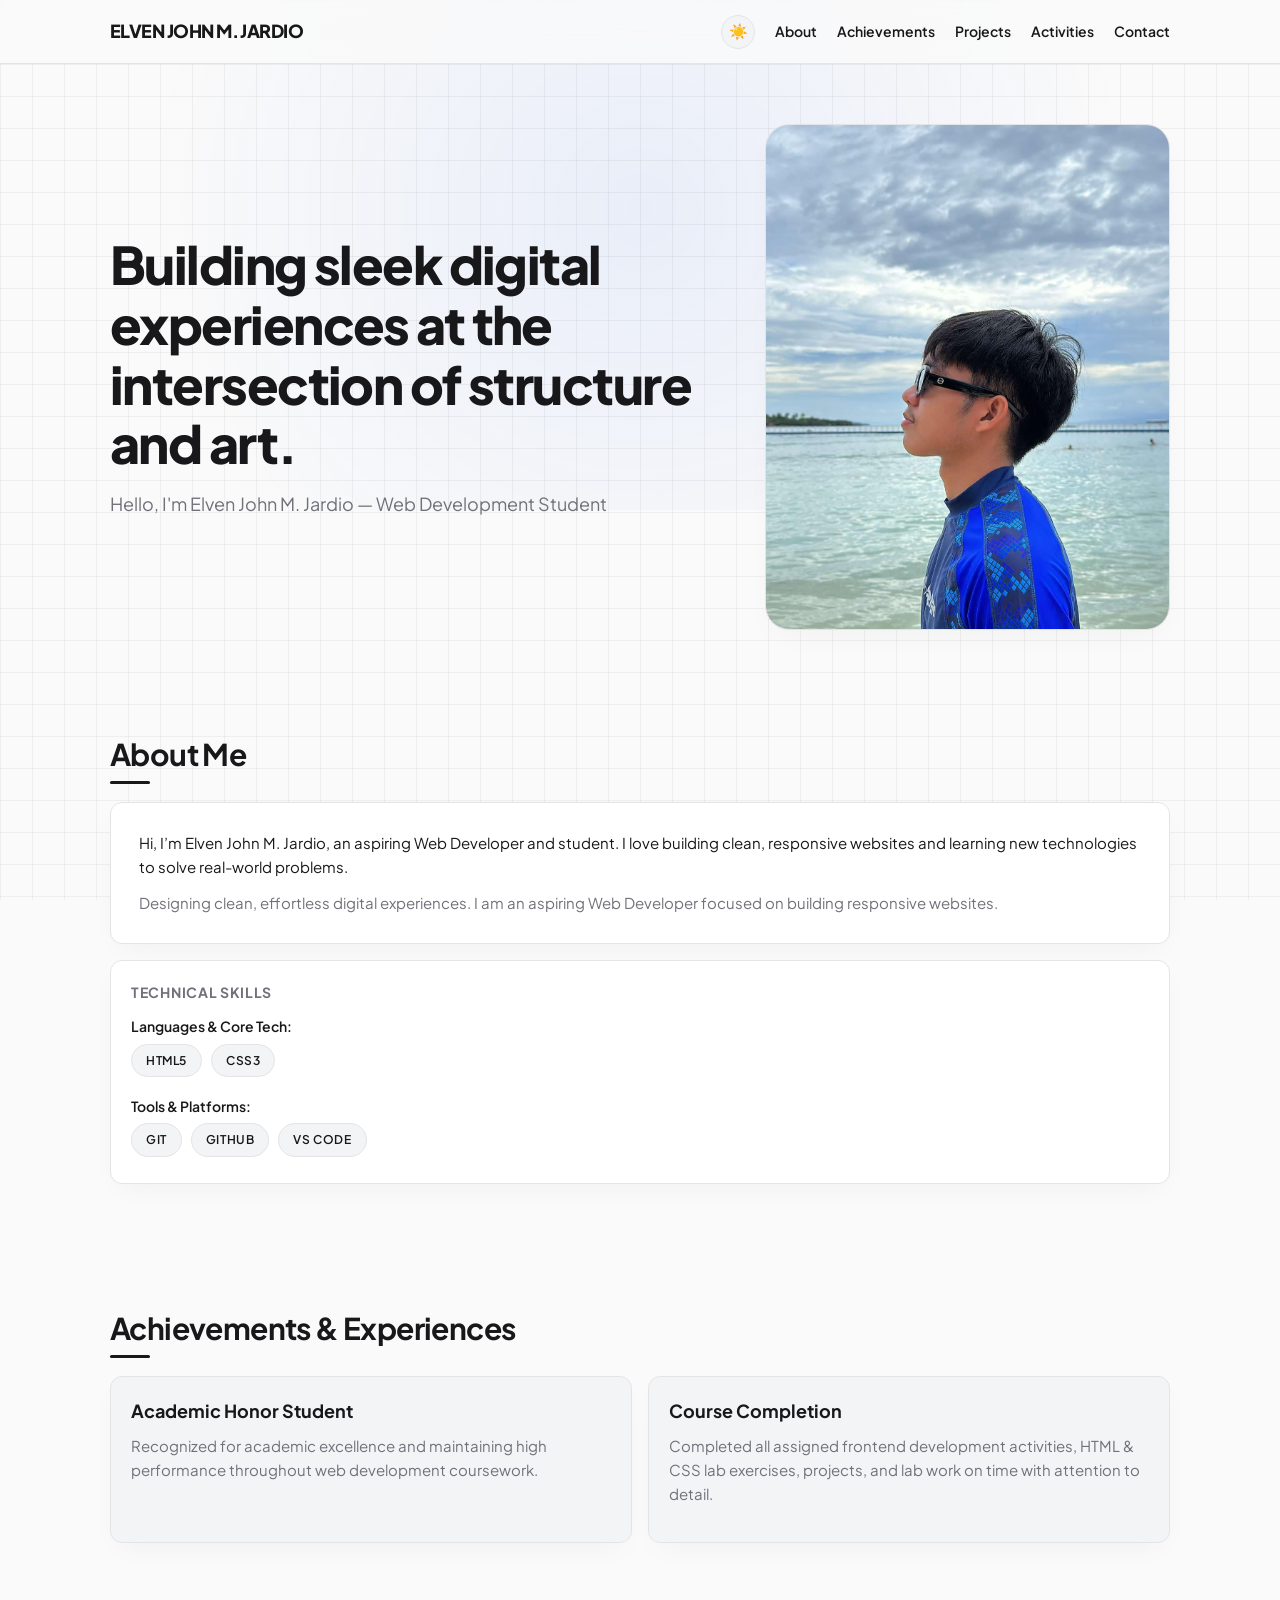
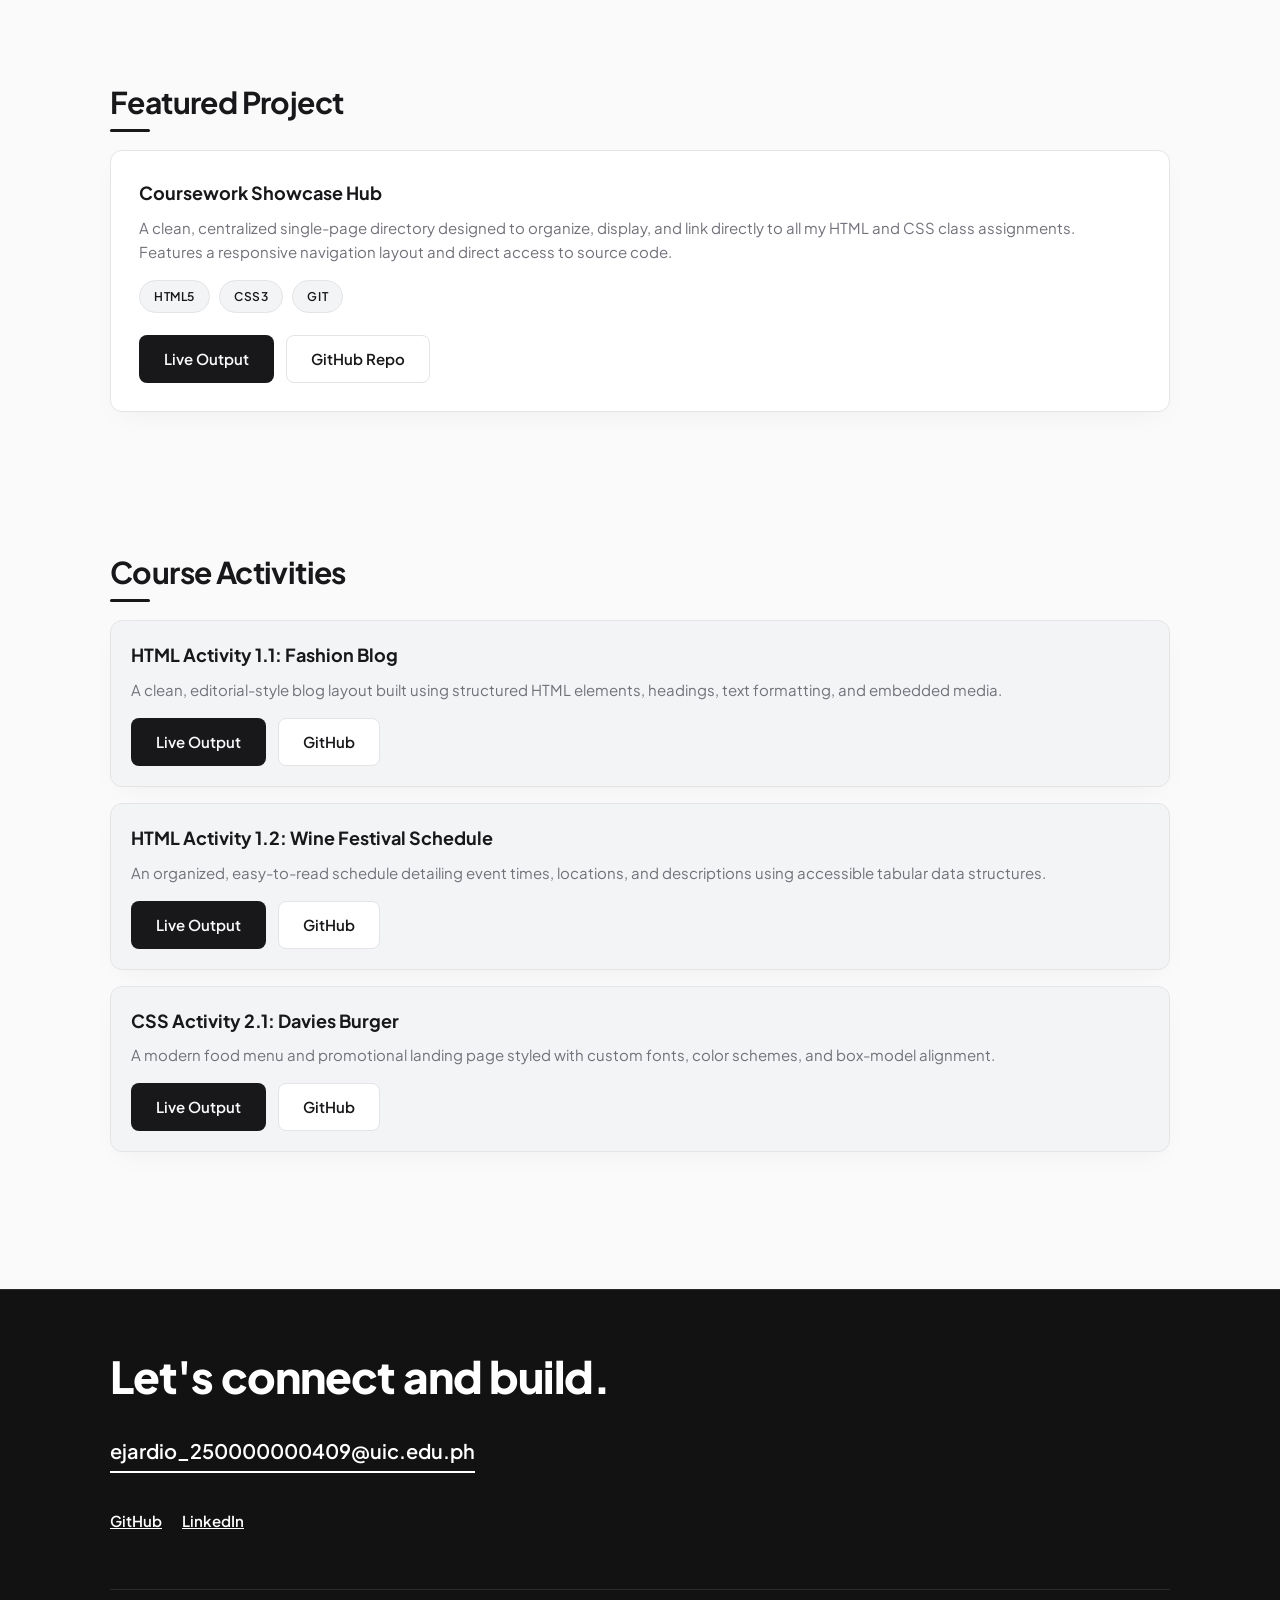
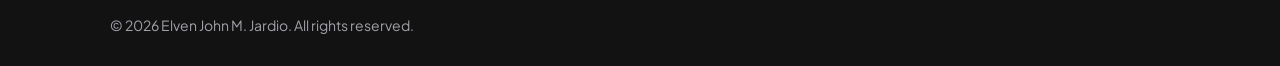
<file: My Portfolio/index.html>
<!DOCTYPE html>
<html lang="en" data-theme="light">
<head>
    <meta charset="UTF-8">
    <meta name="viewport" content="width=device-width, initial-scale=1.0">
    <title>Elven John M. Jardio — Personal Web Portfolio</title>
    <!-- Google Fonts: Plus Jakarta Sans (Neo-Grotesk Sans-Serif) -->
    <link rel="preconnect" href="https://fonts.googleapis.com">
    <link rel="preconnect" href="https://fonts.gstatic.com" crossorigin>
    <link href="https://fonts.googleapis.com/css2?family=Plus+Jakarta+Sans:wght@400;500;600;700;800&display=swap" rel="stylesheet">
    <!-- External CSS Stylesheet -->
    <link rel="stylesheet" href="style.css">
</head>
<body>

    <!-- Ambient Developer Background Pattern -->
    <div class="bg-grid-pattern"></div>
    <div class="bg-glow"></div>

    <!-- ==========================================================================
        GLOBAL NAVIGATION & HEADER WIREFRAME
        ========================================================================== -->
    <header class="header">
        <div class="container nav-container">
            <a href="#" class="logo">ELVEN JOHN M. JARDIO</a>
            
            <div class="nav-controls">
                <!-- Desktop Navigation (Single Theme Toggle placed LEFT of About) -->
                <ul class="desktop-nav">
                    <li>
                        <button class="theme-toggle" aria-label="Toggle Light and Dark Mode">
                            <span class="theme-icon sun-icon">☀️</span>
                            <span class="theme-icon moon-icon">🌙</span>
                        </button>
                    </li>
                    <li><a href="#about">About</a></li>
                    <li><a href="#achievements">Achievements</a></li>
                    <li><a href="#featured">Projects</a></li>
                    <li><a href="#activities">Activities</a></li>
                    <li><a href="#contact">Contact</a></li>
                </ul>

                <!-- Mobile Hamburger Button -->
                <button class="hamburger" id="hamburgerBtn" aria-label="Open Navigation Menu">≡</button>
            </div>
        </div>
    </header>

    <!-- Full-Screen Navigation Overlay (Cleaned - Numbers Removed) -->
    <div class="nav-overlay" id="navOverlay">
        <button class="close-btn" id="closeBtn" aria-label="Close Navigation Menu">[X] Close</button>
        <ul class="nav-links">
            <li><a href="#about" class="nav-link-item">ABOUT</a></li>
            <li><a href="#achievements" class="nav-link-item">ACHIEVEMENTS</a></li>
            <li><a href="#featured" class="nav-link-item">PROJECTS</a></li>
            <li><a href="#activities" class="nav-link-item">COURSE ACTIVITIES</a></li>
            <li><a href="#contact" class="nav-link-item">CONTACT</a></li>
        </ul>
    </div>

    <main class="container">
        
        <!-- ==========================================================================
            HERO SECTION
            ========================================================================== -->
        <section class="hero reveal" id="hero">
            <div class="hero-grid">
                <div class="hero-content">
                    <h1>Building sleek digital experiences at the intersection of structure and art.</h1>
                    <p class="hero-subtitle">
                        Hello, I'm Elven John M. Jardio — Web Development Student
                    </p>
                </div>
                <!-- Stacked Portrait Photo (Aspect Ratio: 4:5) -->
                <div class="hero-media">
                    <img src="Image/Image1.jpg" alt="Elven John M. Jardio Profile Photo">
                </div>
            </div>
        </section>

        <!-- ==========================================================================
            SECTION: ABOUT ME
            ========================================================================== -->
        <section id="about" class="reveal">
            <h2 class="section-title">About Me</h2>
            <div class="card card-featured hover-lift">
                <p class="bio-main">
                    Hi, I’m Elven John M. Jardio, an aspiring Web Developer and student. I love building clean, responsive websites and learning new technologies to solve real-world problems.
                </p>
                <p class="bio-sub">
                    Designing clean, effortless digital experiences. I am an aspiring Web Developer focused on building responsive websites.
                </p>
            </div>

            <!-- Technical Skills & Core Tech -->
            <div class="skills-box hover-lift">
                <h4>Technical Skills</h4>
                <div class="skills-group">
                    <span class="skills-group-title">Languages & Core Tech:</span>
                    <div>
                        <span class="tag">HTML5</span>
                        <span class="tag">CSS3</span>
                    </div>
                </div>
                <div class="skills-group">
                    <span class="skills-group-title">Tools & Platforms:</span>
                    <div>
                        <span class="tag">Git</span>
                        <span class="tag">GitHub</span>
                        <span class="tag">VS Code</span>
                    </div>
                </div>
            </div>
        </section>

        <!-- ==========================================================================
            SECTION: ACHIEVEMENTS & EXPERIENCES
            ========================================================================== -->
        <section id="achievements" class="reveal">
            <h2 class="section-title">Achievements & Experiences</h2>
            <div class="grid-2">
                <!-- Card 1 -->
                <div class="card hover-lift">
                    <h3>Academic Honor Student</h3>
                    <p>Recognized for academic excellence and maintaining high performance throughout web development coursework.</p>
                </div>
                <!-- Card 2 -->
                <div class="card hover-lift">
                    <h3>Course Completion</h3>
                    <p>Completed all assigned frontend development activities, HTML & CSS lab exercises, projects, and lab work on time with attention to detail.</p>
                </div>
            </div>
        </section>

        <!-- ==========================================================================
            SECTION: FEATURED PROJECT
            ========================================================================== -->
        <section id="featured" class="reveal">
            <h2 class="section-title">Featured Project</h2>
            <div class="card card-featured hover-lift">
                <h3>Coursework Showcase Hub</h3>
                <p>A clean, centralized single-page directory designed to organize, display, and link directly to all my HTML and CSS class assignments. Features a responsive navigation layout and direct access to source code.</p>
                
                <div class="tags-container">
                    <span class="tag">HTML5</span>
                    <span class="tag">CSS3</span>
                    <span class="tag">Git</span>
                </div>

                <div class="button-group">
                    <a href="https://ejardio250000000409.github.io/ejardio250000000409.github.io" target="_blank" rel="noopener" class="btn btn-primary">Live Output</a>
                    <a href="https://github.com/ejardio250000000409/ejardio250000000409.github.io" target="_blank" rel="noopener" class="btn btn-secondary">GitHub Repo</a>
                </div>
            </div>
        </section>

        <!-- ==========================================================================
            SECTION: COURSE ACTIVITIES
            ========================================================================== -->
        <section id="activities" class="reveal">
            <h2 class="section-title">Course Activities</h2>
            
            <!-- Activity Card 1 -->
            <div class="card hover-lift">
                <h3>HTML Activity 1.1: Fashion Blog</h3>
                <p>A clean, editorial-style blog layout built using structured HTML elements, headings, text formatting, and embedded media.</p>
                <div class="button-group">
                    <a href="https://ejardio250000000409.github.io/Fashion%20Blog/index.html" target="_blank" rel="noopener" class="btn btn-primary">Live Output</a>
                    <a href="https://github.com/ejardio250000000409" target="_blank" rel="noopener" class="btn btn-secondary">GitHub</a>
                </div>
            </div>

            <!-- Activity Card 2 -->
            <div class="card hover-lift">
                <h3>HTML Activity 1.2: Wine Festival Schedule</h3>
                <p>An organized, easy-to-read schedule detailing event times, locations, and descriptions using accessible tabular data structures.</p>
                <div class="button-group">
                    <a href="https://ejardio250000000409.github.io/Wine%20Festival%20Schedule/index.html" target="_blank" rel="noopener" class="btn btn-primary">Live Output</a>
                    <a href="https://github.com/ejardio250000000409" target="_blank" rel="noopener" class="btn btn-secondary">GitHub</a>
                </div>
            </div>

            <!-- Activity Card 3 -->
            <div class="card hover-lift">
                <h3>CSS Activity 2.1: Davies Burger</h3>
                <p>A modern food menu and promotional landing page styled with custom fonts, color schemes, and box-model alignment.</p>
                <div class="button-group">
                    <a href="https://ejardio250000000409.github.io/Davies%20Burger/index.html" target="_blank" rel="noopener" class="btn btn-primary">Live Output</a>
                    <a href="https://github.com/ejardio250000000409" target="_blank" rel="noopener" class="btn btn-secondary">GitHub</a>
                </div>
            </div>
        </section>

    </main>

    <!-- ==========================================================================
        FOOTER SECTION (DARK MODE)
        ========================================================================== -->
    <footer class="footer reveal" id="contact">
        <div class="container footer-content">
            <div class="footer-cta">Let's connect and build.</div>
            
            <div>
                <a href="mailto:ejardio_250000000409@uic.edu.ph" class="footer-email">
                    ejardio_250000000409@uic.edu.ph
                </a>
            </div>

            <div class="footer-socials">
                <a href="https://github.com/ejardio250000000409" target="_blank" rel="noopener">GitHub</a>
                <a href="#" target="_blank" rel="noopener">LinkedIn</a>
            </div>

            <div class="footer-meta">
                &copy; 2026 Elven John M. Jardio. All rights reserved.
            </div>
        </div>
    </footer>

    <!-- External JavaScript File -->
    <script src="script.js"></script>
</body>
</html>
</file>
<file: My Portfolio/style.css>
/* ==========================================================================
   1. CSS VARIABLES & COLOR PALETTES (LIGHT & DARK THEMES)
   ========================================================================== */
:root {
    /* Light Theme (Default) */
    --bg-primary: #fafafa;
    --primary-tone: #18181b;
    --secondary-tone: #71717a;
    --card-bg: #f3f4f6;
    --card-featured-bg: #ffffff;
    --accent-white: #ffffff;
    --dark-footer: #121212;
    --footer-meta: #a1a1aa;
    --border-color: #e4e4e7;
    --border-hover: #3f3f46;
    --grid-line: rgba(24, 24, 27, 0.05);
    --glow-color: rgba(37, 99, 235, 0.08);
    --shadow-soft: 0 10px 30px -10px rgba(0, 0, 0, 0.05);
    --shadow-hover: 0 20px 35px -10px rgba(0, 0, 0, 0.12);
    
    --radius-sm: 8px;
    --radius-md: 12px;
    --radius-lg: 24px;
    --font-family: 'Plus Jakarta Sans', -apple-system, BlinkMacSystemFont, sans-serif;
    --transition-smooth: all 0.3s cubic-bezier(0.16, 1, 0.3, 1);
}

[data-theme="dark"] {
    /* Dark Theme */
    --bg-primary: #090d16;
    --primary-tone: #f4f4f5;
    --secondary-tone: #a1a1aa;
    --card-bg: #111827;
    --card-featured-bg: #1e293b;
    --accent-white: #0f172a;
    --dark-footer: #030712;
    --footer-meta: #64748b;
    --border-color: #1f293d;
    --border-hover: #38bdf8;
    --grid-line: rgba(255, 255, 255, 0.04);
    --glow-color: rgba(56, 189, 248, 0.12);
    --shadow-soft: 0 10px 30px -10px rgba(0, 0, 0, 0.5);
    --shadow-hover: 0 20px 40px -10px rgba(56, 189, 248, 0.15);
}

/* ==========================================================================
   2. BASE & BACKGROUND PATTERNS
   ========================================================================== */
* {
    box-sizing: border-box;
    margin: 0;
    padding: 0;
}

html {
    scroll-behavior: smooth;
}

body {
    font-family: var(--font-family);
    background-color: var(--bg-primary);
    color: var(--primary-tone);
    line-height: 1.6;
    -webkit-font-smoothing: antialiased;
    position: relative;
    min-height: 100vh;
    transition: background-color 0.4s ease, color 0.4s ease;
    overflow-x: hidden;
}

/* Subtle Web Developer Tech Grid Background */
.bg-grid-pattern {
    position: fixed;
    top: 0;
    left: 0;
    width: 100%;
    height: 100%;
    background-image: 
        linear-gradient(to right, var(--grid-line) 1px, transparent 1px),
        linear-gradient(to bottom, var(--grid-line) 1px, transparent 1px);
    background-size: 32px 32px;
    pointer-events: none;
    z-index: -2;
}

/* Ambient Radial Glow */
.bg-glow {
    position: fixed;
    top: -10%;
    left: 50%;
    transform: translateX(-50%);
    width: 100vw;
    height: 600px;
    background: radial-gradient(circle, var(--glow-color) 0%, transparent 70%);
    pointer-events: none;
    z-index: -1;
    transition: background 0.4s ease;
}

a {
    color: inherit;
    text-decoration: none;
}

img {
    max-width: 100%;
    height: auto;
}

/* Container & Layout Utilities */
.container {
    width: 100%;
    max-width: 1100px;
    margin: 0 auto;
    padding: 0 20px;
}

section {
    padding: 60px 0;
}

.section-title {
    font-size: 1.875rem;
    font-weight: 700;
    margin-bottom: 24px;
    letter-spacing: -0.02em;
    position: relative;
    display: inline-block;
}

.section-title::after {
    content: '';
    position: absolute;
    bottom: -6px;
    left: 0;
    width: 40px;
    height: 3px;
    background-color: var(--primary-tone);
    border-radius: 2px;
    transition: width 0.3s ease;
}

section:hover .section-title::after {
    width: 100%;
}

/* ==========================================================================
   3. INTERACTIVE COMPONENTS & HOVER ANIMATIONS
   ========================================================================== */

/* Pill / Tag Component */
.tag {
    display: inline-block;
    background-color: var(--card-bg);
    color: var(--primary-tone);
    font-size: 0.75rem;
    font-weight: 600;
    padding: 6px 14px;
    border-radius: 9999px;
    text-transform: uppercase;
    letter-spacing: 0.05em;
    margin-right: 6px;
    margin-bottom: 6px;
    border: 1px solid var(--border-color);
    transition: var(--transition-smooth);
}

.tag:hover {
    transform: translateY(-3px) scale(1.05);
    border-color: var(--border-hover);
    box-shadow: 0 4px 12px rgba(0, 0, 0, 0.1);
}

.tags-container {
    margin-bottom: 16px;
}

/* Button Components */
.btn {
    display: inline-flex;
    align-items: center;
    justify-content: center;
    min-height: 48px;
    padding: 0 24px;
    border-radius: var(--radius-sm);
    font-weight: 600;
    font-size: 0.9375rem;
    transition: var(--transition-smooth);
    cursor: pointer;
    border: 1px solid transparent;
    width: 100%;
    text-align: center;
    position: relative;
    overflow: hidden;
}

.btn-primary {
    background-color: var(--primary-tone);
    color: var(--bg-primary);
}

.btn-primary:hover {
    transform: translateY(-3px);
    box-shadow: 0 8px 20px rgba(0, 0, 0, 0.2);
    filter: brightness(1.15);
}

.btn-primary:active {
    transform: translateY(-1px);
}

.btn-secondary {
    background-color: var(--card-featured-bg);
    color: var(--primary-tone);
    border-color: var(--border-color);
}

.btn-secondary:hover {
    background-color: var(--card-bg);
    border-color: var(--border-hover);
    transform: translateY(-3px);
    box-shadow: var(--shadow-hover);
}

.btn-secondary:active {
    transform: translateY(-1px);
}

/* Card Hover Elevation */
.hover-lift {
    transition: var(--transition-smooth);
}

.hover-lift:hover {
    transform: translateY(-6px);
    border-color: var(--border-hover);
    box-shadow: var(--shadow-hover);
}

/* Focus States for Keyboard Navigation */
a:focus-visible,
button:focus-visible {
    outline: 2px solid var(--primary-tone);
    outline-offset: 4px;
}

/* ==========================================================================
   4. HEADER, NAVIGATION & THEME TOGGLE
   ========================================================================== */
.header {
    position: sticky;
    top: 0;
    height: 64px;
    background-color: rgba(250, 250, 250, 0.8);
    backdrop-filter: blur(12px);
    -webkit-backdrop-filter: blur(12px);
    border-bottom: 1px solid var(--border-color);
    z-index: 100;
    display: flex;
    align-items: center;
    transition: background-color 0.4s ease, border-color 0.4s ease;
}

[data-theme="dark"] .header {
    background-color: rgba(9, 13, 22, 0.8);
}

.nav-container {
    display: flex;
    justify-content: space-between;
    align-items: center;
    width: 100%;
}

.logo {
    font-weight: 800;
    font-size: 1.125rem;
    letter-spacing: -0.03em;
    transition: var(--transition-smooth);
}

.logo:hover {
    opacity: 0.8;
    transform: scale(1.02);
}

.nav-controls {
    display: flex;
    align-items: center;
    gap: 12px;
}

/* Single Theme Toggle Button */
.theme-toggle {
    background: var(--card-bg);
    border: 1px solid var(--border-color);
    width: 34px;
    height: 34px;
    border-radius: 50%;
    cursor: pointer;
    display: flex;
    align-items: center;
    justify-content: center;
    font-size: 0.95rem;
    transition: var(--transition-smooth);
    color: var(--primary-tone);
}

.theme-toggle:hover {
    transform: rotate(15deg) scale(1.1);
    border-color: var(--border-hover);
    box-shadow: var(--shadow-soft);
}

.moon-icon { display: none; }
.sun-icon { display: block; }

[data-theme="dark"] .moon-icon { display: block; }
[data-theme="dark"] .sun-icon { display: none; }

.hamburger {
    background: none;
    border: none;
    font-size: 1.5rem;
    cursor: pointer;
    color: var(--primary-tone);
    display: flex;
    align-items: center;
    justify-content: center;
    padding: 8px;
    transition: transform 0.2s ease;
}

.hamburger:hover {
    transform: scale(1.15);
}

/* Desktop Navigation Layout */
.desktop-nav {
    display: flex;
    align-items: center;
    gap: 20px;
    list-style: none;
}

.desktop-nav li {
    display: flex;
    align-items: center;
}

.desktop-nav a {
    font-size: 0.875rem;
    font-weight: 600;
    color: var(--primary-tone);
    position: relative;
    padding: 4px 0;
    transition: color 0.2s ease;
}

.desktop-nav a::after {
    content: '';
    position: absolute;
    width: 0%;
    height: 2px;
    bottom: 0;
    left: 0;
    background-color: var(--primary-tone);
    transition: width 0.3s cubic-bezier(0.16, 1, 0.3, 1);
}

.desktop-nav a:hover::after {
    width: 100%;
}

/* Full Screen Mobile Nav Overlay */
.nav-overlay {
    position: fixed;
    top: 0;
    left: 0;
    width: 100%;
    height: 100vh;
    background-color: var(--dark-footer);
    color: #ffffff;
    z-index: 200;
    display: flex;
    flex-direction: column;
    justify-content: center;
    align-items: center;
    opacity: 0;
    pointer-events: none;
    transition: opacity 0.3s ease;
}

.nav-overlay.active {
    opacity: 1;
    pointer-events: auto;
}

.close-btn {
    position: absolute;
    top: 20px;
    right: 20px;
    background: none;
    border: none;
    color: #ffffff;
    font-size: 1.1rem;
    font-weight: 700;
    cursor: pointer;
    transition: transform 0.2s ease;
}

.close-btn:hover {
    transform: scale(1.1);
}

.nav-links {
    list-style: none;
    text-align: center;
}

.nav-links li {
    margin: 20px 0;
}

.nav-links a {
    font-size: 1.5rem;
    font-weight: 700;
    color: #ffffff;
    text-transform: uppercase;
    letter-spacing: 0.05em;
    transition: transform 0.2s ease, color 0.2s ease;
    display: inline-block;
}

.nav-links a:hover {
    transform: scale(1.1);
    color: var(--secondary-tone);
}

/* ==========================================================================
   5. HERO SECTION
   ========================================================================== */
.hero {
    padding-top: 60px;
    padding-bottom: 40px;
}

.hero-grid {
    display: flex;
    flex-direction: column;
    gap: 32px;
}

.hero-content h1 {
    font-size: 2.25rem;
    line-height: 1.15;
    font-weight: 800;
    letter-spacing: -0.03em;
    margin-bottom: 16px;
}

.hero-subtitle {
    color: var(--secondary-tone);
    font-size: 1.125rem;
}

.hero-media {
    width: 100%;
    aspect-ratio: 4 / 5;
    background-color: var(--card-bg);
    border-radius: var(--radius-lg);
    overflow: hidden;
    display: flex;
    align-items: center;
    justify-content: center;
    position: relative;
    border: 1px solid var(--border-color);
    box-shadow: var(--shadow-soft);
    transition: var(--transition-smooth);
}

.hero-media:hover {
    transform: translateY(-4px) scale(1.01);
    box-shadow: var(--shadow-hover);
    border-color: var(--border-hover);
}

.hero-media img {
    width: 100%;
    height: 100%;
    object-fit: cover;
    display: block;
    transition: transform 0.5s ease;
}

.hero-media:hover img {
    transform: scale(1.03);
}

/* ==========================================================================
   6. CARDS & BENTO GRID COMPONENTS
   ========================================================================== */
.card {
    background-color: var(--card-bg);
    border-radius: var(--radius-md);
    padding: 20px;
    margin-bottom: 16px;
    border: 1px solid var(--border-color);
    box-shadow: var(--shadow-soft);
}

.card-featured {
    background-color: var(--card-featured-bg);
    padding: 28px;
}

.card h3 {
    font-size: 1.125rem;
    font-weight: 700;
    margin-bottom: 8px;
}

.card p {
    color: var(--secondary-tone);
    font-size: 0.9375rem;
    margin-bottom: 16px;
}

.bio-main {
    font-size: 1.0625rem;
    color: var(--primary-tone) !important;
    margin-bottom: 12px !important;
}

.bio-sub {
    color: var(--secondary-tone) !important;
    margin-bottom: 0 !important;
}

.button-group {
    display: flex;
    flex-direction: column;
    gap: 12px;
}

/* Technical Skills Box */
.skills-box {
    background-color: var(--card-featured-bg);
    border-radius: var(--radius-md);
    padding: 20px;
    border: 1px solid var(--border-color);
    margin-top: 16px;
    box-shadow: var(--shadow-soft);
}

.skills-box h4 {
    font-size: 0.875rem;
    text-transform: uppercase;
    letter-spacing: 0.05em;
    color: var(--secondary-tone);
    margin-bottom: 12px;
}

.skills-group {
    margin-bottom: 12px;
}

.skills-group:last-child {
    margin-bottom: 0;
}

.skills-group-title {
    font-weight: 600;
    font-size: 0.875rem;
    margin-bottom: 6px;
    display: block;
}

.grid-2 {
    display: grid;
    grid-template-columns: 1fr;
    gap: 16px;
}

/* ==========================================================================
   7. FOOTER SECTION
   ========================================================================== */
.footer {
    background-color: var(--dark-footer);
    color: #ffffff;
    padding: 60px 0 30px;
    margin-top: 60px;
    border-top: 1px solid rgba(255, 255, 255, 0.1);
}

.footer-content {
    display: flex;
    flex-direction: column;
    gap: 24px;
}

.footer-cta {
    font-size: 1.875rem;
    font-weight: 800;
    letter-spacing: -0.02em;
    line-height: 1.2;
}

.footer-email {
    font-size: 1.25rem;
    font-weight: 600;
    color: #ffffff;
    word-break: break-all;
    display: inline-block;
    margin-top: 8px;
    border-bottom: 2px solid #ffffff;
    padding-bottom: 4px;
    transition: var(--transition-smooth);
}

.footer-email:hover {
    opacity: 0.8;
    transform: translateX(4px);
}

.footer-socials {
    display: flex;
    gap: 20px;
    margin-top: 12px;
}

.footer-socials a {
    color: #ffffff;
    font-weight: 600;
    font-size: 0.9375rem;
    text-decoration: underline;
    transition: var(--transition-smooth);
}

.footer-socials a:hover {
    color: var(--secondary-tone);
    transform: translateY(-2px);
}

.footer-meta {
    margin-top: 32px;
    padding-top: 24px;
    border-top: 1px solid rgba(255, 255, 255, 0.1);
    color: var(--footer-meta);
    font-size: 0.875rem;
}

/* ==========================================================================
   8. ENTRANCE & SCROLL REVEAL ANIMATIONS
   ========================================================================== */
.reveal {
    opacity: 0;
    transform: translateY(30px);
    transition: opacity 0.8s cubic-bezier(0.16, 1, 0.3, 1), transform 0.8s cubic-bezier(0.16, 1, 0.3, 1);
    will-change: opacity, transform;
}

.reveal.active {
    opacity: 1;
    transform: translateY(0);
}

/* ==========================================================================
   9. MEDIA QUERIES (DESKTOP & RESPONSIVE)
   ========================================================================== */
@media (max-width: 849px) {
    /* Hide navigation text links on mobile, but keep theme toggle visible */
    .desktop-nav li:not(:first-child) {
        display: none;
    }
}

@media (min-width: 640px) {
    .button-group {
        flex-direction: row;
    }
    .btn {
        width: auto;
    }
    .grid-2 {
        grid-template-columns: repeat(2, 1fr);
    }
}

@media (min-width: 850px) {
    .hamburger {
        display: none !important;
    }

    .hero-grid {
        display: grid;
        grid-template-columns: 1.2fr 0.8fr;
        align-items: center;
        gap: 48px;
    }

    .hero-content h1 {
        font-size: 3.25rem;
    }

    .footer-cta {
        font-size: 2.75rem;
    }
}
</file>
